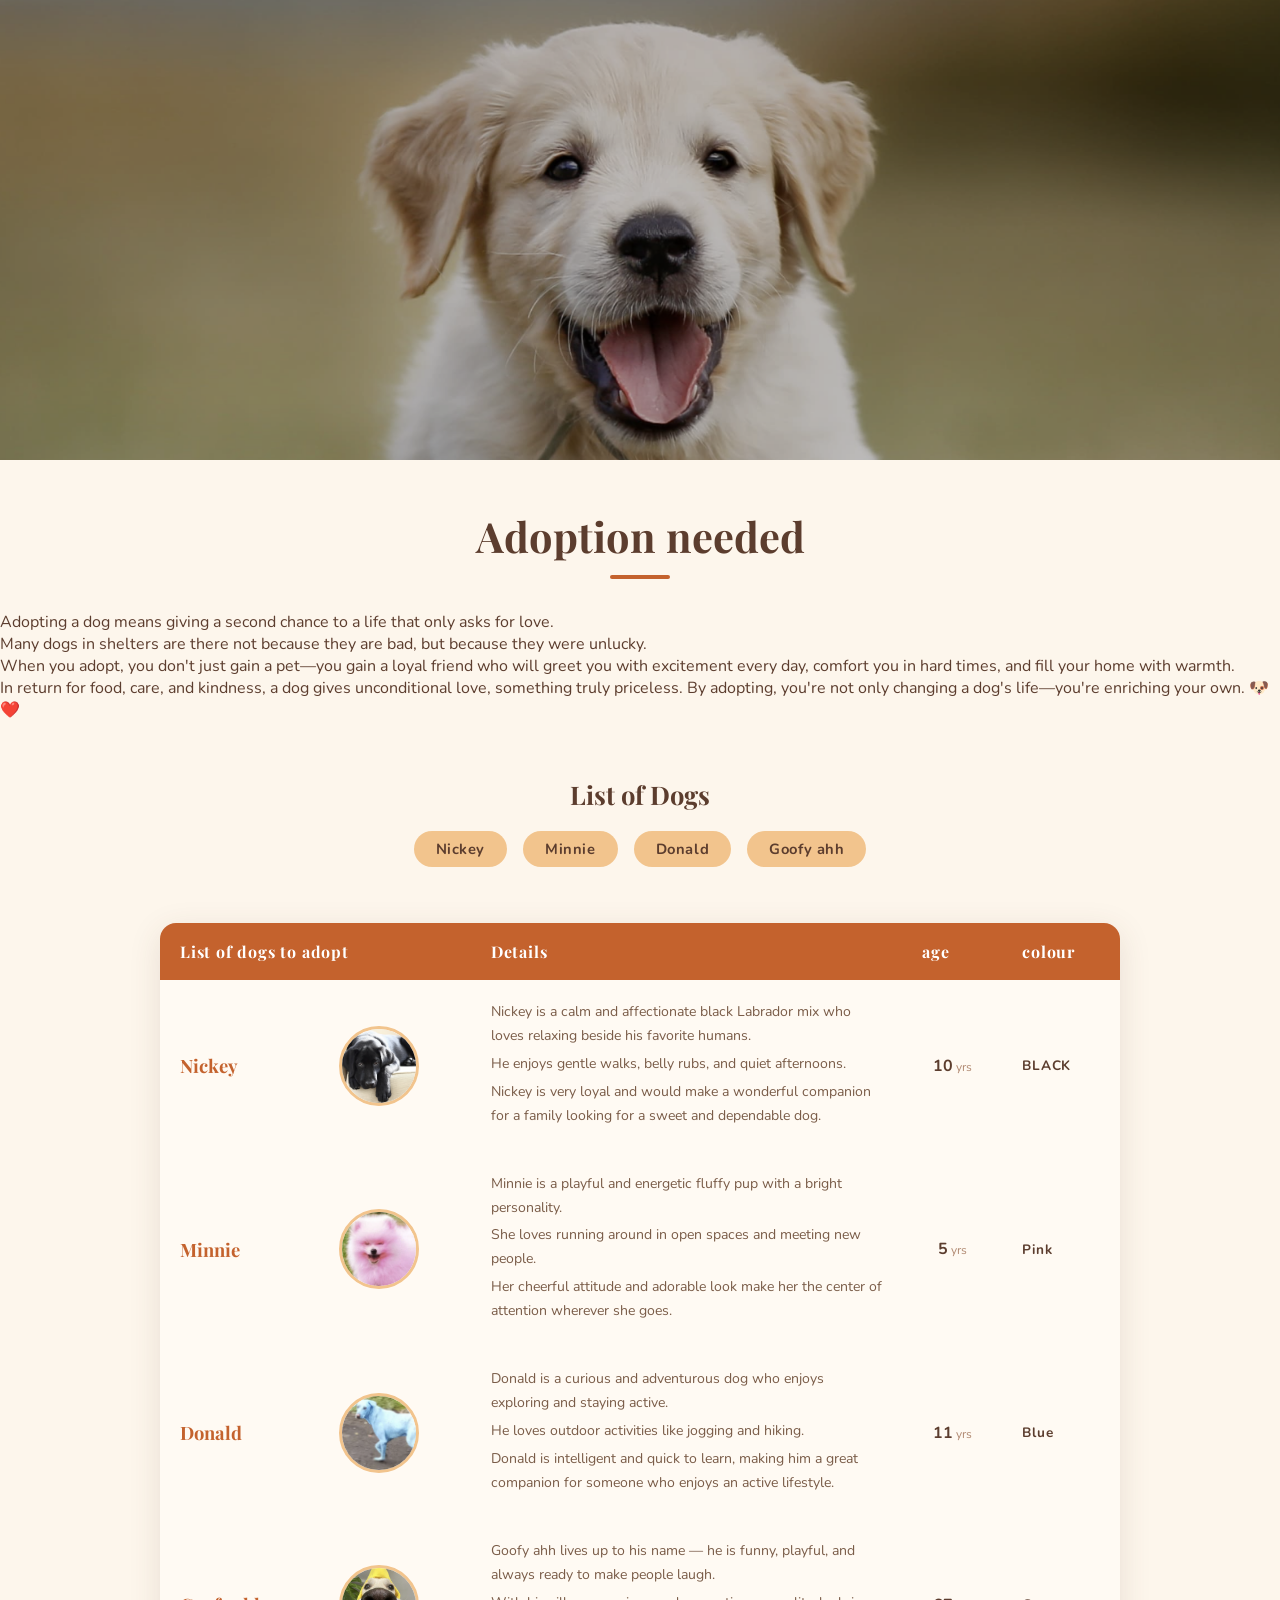
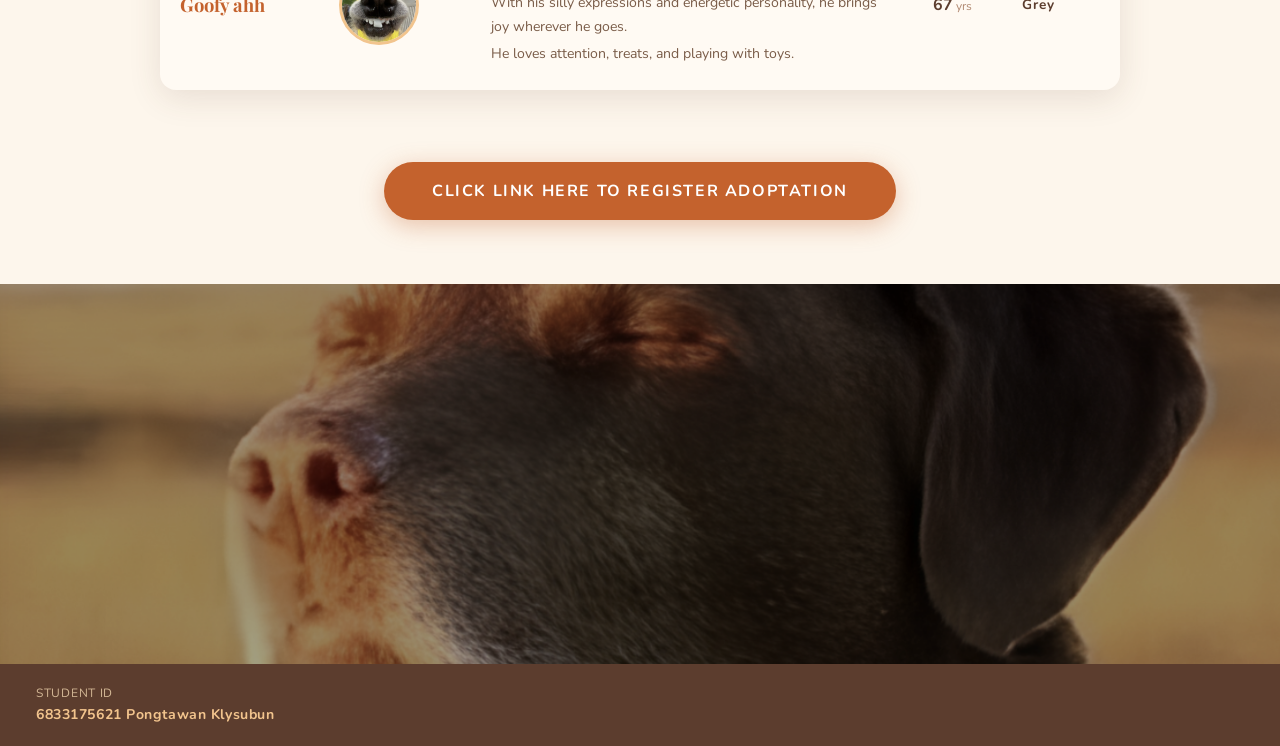
<file: index.html>
<!DOCTYPE html>
<html lang="en">
  <head>
    <title>Lets adopt an orphan dog!</title>
    <link href="https://fonts.googleapis.com/css2?family=Playfair+Display:wght@700;900&family=Nunito:wght@400;600;700&display=swap" rel="stylesheet">
    <link rel="stylesheet" href="index.css">
  </head>
  <body>

    <img id="hero-image" src="image/01.png" width="1420">

    <h1 id="main-heading">Adoption needed</h1>

    <p id="intro-paragraph">
      <div>Adopting a dog means giving a second chance to a life that only asks for love.</div>
      <div>Many dogs in shelters are there not because they are bad, but because they were unlucky.</div>
      <div>When you adopt, you don't just gain a pet—you gain a loyal friend who will greet you with excitement every day, comfort you in hard times, and fill your home with warmth.</div>
      <div>In return for food, care, and kindness, a dog gives unconditional love, something truly priceless. By adopting, you're not only changing a dog's life—you're enriching your own. 🐶❤️</div>
    </p>

    <h3 id="list-heading">List of Dogs</h3>

    <ul id="dog-list">
      <li>Nickey</li>
      <li>Minnie</li>
      <li>Donald</li>
      <li>Goofy ahh</li>
    </ul>

    <table id="dog-table">
      <tr>
        <th colspan="2">List of dogs to adopt</th>
        <th>Details</th>
        <th>age</th>
        <th>colour</th>
      </tr>
      <tr>
        <th>Nickey</th>
        <th><img src="image/02.png" width="80"></th>
        <th>
          <div>Nickey is a calm and affectionate black Labrador mix who loves relaxing beside his favorite humans.</div>
          <div>He enjoys gentle walks, belly rubs, and quiet afternoons.</div>
          <div>Nickey is very loyal and would make a wonderful companion for a family looking for a sweet and dependable dog.</div>
        </th>
        <th>10</th>
        <th>BLACK</th>
      </tr>
      <tr>
        <th>Minnie</th>
        <th><img src="image/03.png" width="80"></th>
        <th>
          <div>Minnie is a playful and energetic fluffy pup with a bright personality.</div>
          <div>She loves running around in open spaces and meeting new people.</div>
          <div>Her cheerful attitude and adorable look make her the center of attention wherever she goes.</div>
        </th>
        <th>5</th>
        <th>pink</th>
      </tr>
      <tr>
        <th>Donald</th>
        <th><img src="image/04.png" width="80"></th>
        <th>
          <div>Donald is a curious and adventurous dog who enjoys exploring and staying active.</div>
          <div>He loves outdoor activities like jogging and hiking.</div>
          <div>Donald is intelligent and quick to learn, making him a great companion for someone who enjoys an active lifestyle.</div>
        </th>
        <th>11</th>
        <th>blue</th>
      </tr>
      <tr>
        <th>Goofy ahh</th>
        <th><img src="image/05.png" width="80"></th>
        <th>
          <div>Goofy ahh lives up to his name — he is funny, playful, and always ready to make people laugh.</div>
          <div>With his silly expressions and energetic personality, he brings joy wherever he goes.</div>
          <div>He loves attention, treats, and playing with toys.</div>
        </th>
        <th>67</th>
        <th>grey</th>
      </tr>
    </table>

    <a id="adopt-link" href="adoptme.html">CLICK LINK HERE TO REGISTER ADOPTATION</a>

    <img id="footer-image" src="image/06.png" width="1420">

    <div id="footer-bar">
      <div id="student-info">
        <span>Student ID</span>
        6833175621 Pongtawan Klysubun
      </div>
     
    </div>

  </body>
</html>
</file>
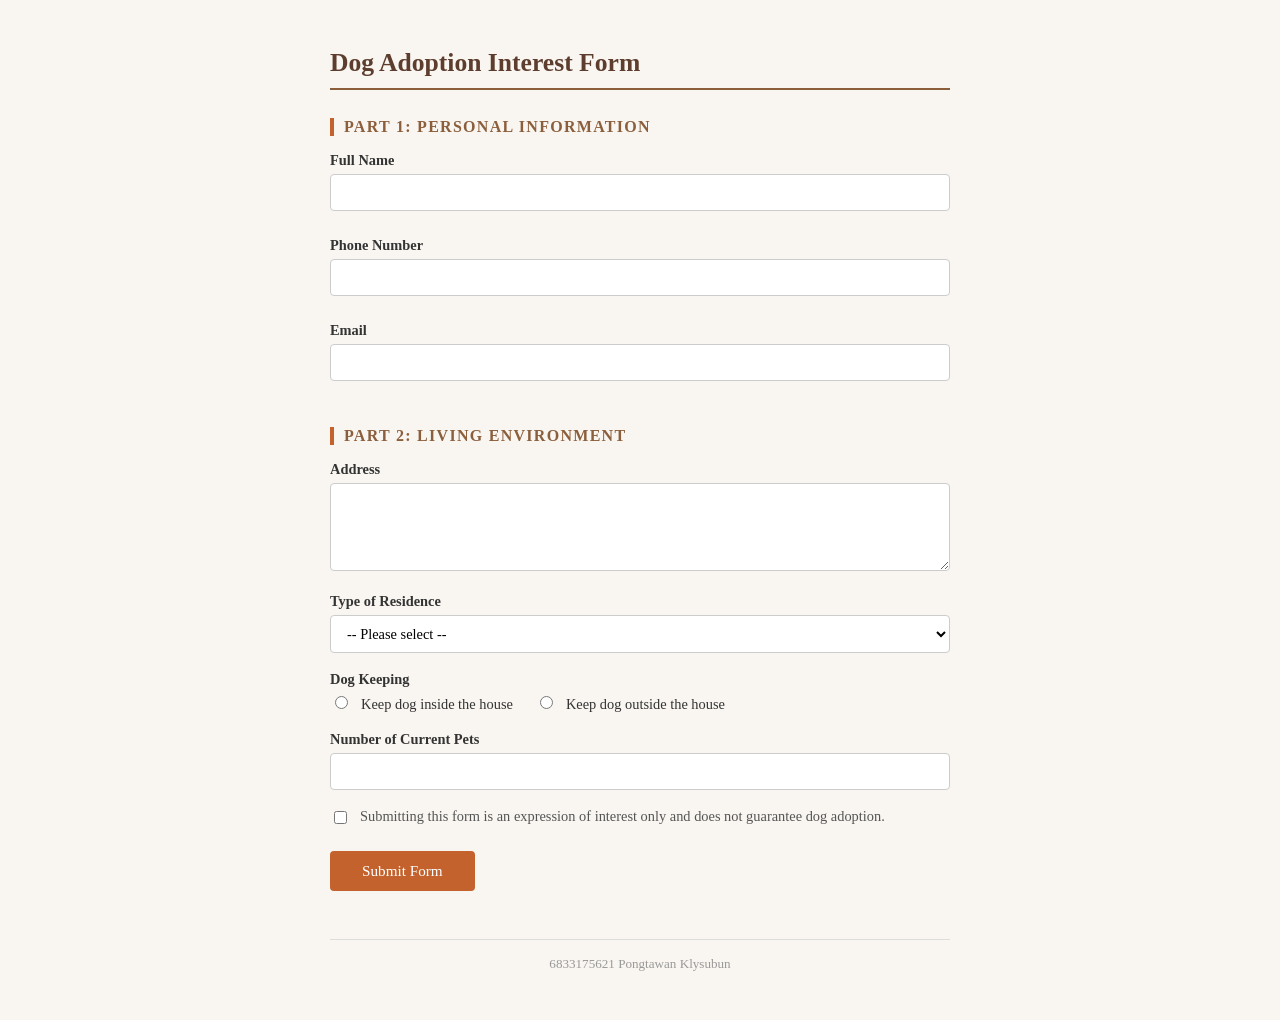
<file: adoptme.html>
<!DOCTYPE html>
<html lang="en">
  <head>
    <title>Dog Adoption Interest Form</title>
    <link rel="stylesheet" href="adoptme.css">
  </head>
  <body>

    <h1>Dog Adoption Interest Form</h1>
    <form name="adoption" action="" method="post" onsubmit="return validateForm()">
      <h3>Part 1: Personal Information</h3>

      <label for="full-name">Full Name</label>
      <input type="text" id="full-name" name="full-name">
      <span id="fn-error" class="error-msg"></span>      <!-- ← added -->

      <label for="phone">Phone Number</label>
      <input type="tel" id="phone" name="phone">
      <span id="tel-error" class="error-msg"></span>     <!-- ← added -->

      <label for="email">Email</label>
      <input type="email" id="email" name="email">

      <h3>Part 2: Living Environment</h3>

      <label for="address">Address</label>
      <textarea id="address" name="address" rows="4"></textarea>

      <label for="housing-type">Type of Residence</label>
      <select id="housing-type" name="housing-type">
          <option value="" disabled selected>-- Please select --</option>
          <option value="garden-house">Garden House</option>
          <option value="single-house">Single House</option>
          <option value="townhome">Townhome</option>
          <option value="condo">Condominium / Dormitory</option>
      </select>

      <label>Dog Keeping</label>
      <div class="radio-group">
          <input type="radio" id="indoor" name="dog-location" value="indoor">
          <label for="indoor">Keep dog inside the house</label>
          <input type="radio" id="outdoor" name="dog-location" value="outdoor">
          <label for="outdoor">Keep dog outside the house</label>
      </div>

      <label for="pet-count">Number of Current Pets</label>
      <input type="number" id="pet-count" name="pet-count" min="0">

      <div class="checkbox-group">
          <input type="checkbox" id="consent" name="consent">
          <label for="consent">Submitting this form is an expression of interest only and does not guarantee dog adoption.</label>
      </div>

      <input type="submit" value="Submit Form">
  </form>

    <p class="footer-credit">6833175621 Pongtawan Klysubun</p>
    <script src = "adoptme.js"></script>
  </body>
</html>
</file>
<file: index.css>
:root {
        --cream: #FDF6EC;
        --brown: #5C3D2E;
        --terracotta: #C4622D;
        --amber: #E8973A;
        --sage: #7A9E7E;
        --paw: #F2C48D;
      }

      * { box-sizing: border-box; margin: 0; padding: 0; }

      body {
        background-color: var(--cream);
        font-family: 'Nunito', sans-serif;
        color: var(--brown);
      }

      #hero-image {
        width: 100%;
        height: 460px;
        object-fit: cover;
        display: block;
        filter: brightness(0.75) saturate(0.9);
      }

      #main-heading {
        font-family: 'Playfair Display', serif;
        font-size: 2.6rem;
        text-align: center;
        margin: 48px auto 0;
        color: var(--brown);
        position: relative;
      }
      #main-heading::after {
        content: '';
        display: block;
        width: 60px;
        height: 4px;
        background: var(--terracotta);
        border-radius: 2px;
        margin: 12px auto 0;
      }

      #intro-paragraph {
        max-width: 740px;
        margin: 32px auto 0;
        padding: 0 24px;
        line-height: 1.85;
        font-size: 1.05rem;
        color: #6B4C38;
        text-align: center;
      }
      #intro-paragraph div { margin-bottom: 10px; }

      #list-heading {
        font-family: 'Playfair Display', serif;
        font-size: 1.6rem;
        text-align: center;
        margin: 56px auto 20px;
        color: var(--brown);
      }

      #dog-list {
        list-style: none;
        display: flex;
        justify-content: center;
        gap: 16px;
        flex-wrap: wrap;
        padding: 0 24px;
        margin-bottom: 56px;
      }
      #dog-list li {
        background: var(--paw);
        color: var(--brown);
        font-weight: 700;
        padding: 8px 22px;
        border-radius: 50px;
        font-size: 0.92rem;
        letter-spacing: 0.04em;
      }

      #dog-table {
        width: 90%;
        max-width: 960px;
        margin: 0 auto 72px;
        border-collapse: separate;
        border-spacing: 0;
        border-radius: 16px;
        overflow: hidden;
        box-shadow: 0 8px 32px rgba(92,61,46,0.13);
        background: #FFFAF3;
      }

      #dog-table tr:first-child th {
        background: var(--terracotta);
        color: #fff;
        font-family: 'Playfair Display', serif;
        font-size: 1rem;
        font-weight: 700;
        padding: 18px 20px;
        text-align: left;
        letter-spacing: 0.05em;
      }

      #dog-table tr:not(:first-child) {
        border-bottom: 1px solid #EDE0CF;
        transition: background 0.2s ease;
      }
      #dog-table tr:not(:first-child):hover {
        background: #FFF3E2;
      }
      #dog-table tr:not(:first-child) th {
        padding: 20px 20px;
        font-weight: 700;
        font-size: 1rem;
        vertical-align: middle;
        text-align: left;
        color: var(--brown);
        border: none;
      }

      #dog-table tr:not(:first-child) th:nth-child(1) {
        font-family: 'Playfair Display', serif;
        font-size: 1.15rem;
        color: var(--terracotta);
        min-width: 100px;
      }

      #dog-table tr:not(:first-child) th:nth-child(2) img {
        width: 80px;
        height: 80px;
        object-fit: cover;
        border-radius: 50%;
        border: 3px solid var(--paw);
        display: block;
      }

      #dog-table tr:not(:first-child) th:nth-child(3) {
        font-weight: 400;
        font-size: 0.88rem;
        line-height: 1.7;
        color: #7A5C48;
        max-width: 340px;
      }
      #dog-table tr:not(:first-child) th:nth-child(3) div {
        margin-bottom: 4px;
      }

      #dog-table tr:not(:first-child) th:nth-child(4) {
        text-align: center;
      }
      #dog-table tr:not(:first-child) th:nth-child(4)::after {
        content: ' yrs';
        font-size: 0.75rem;
        font-weight: 400;
        color: #B08870;
      }

      #dog-table tr:not(:first-child) th:nth-child(5) {
        text-transform: capitalize;
        font-weight: 700;
        font-size: 0.85rem;
        letter-spacing: 0.06em;
      }

      #adopt-link {
        display: block;
        width: fit-content;
        margin: 0 auto 64px;
        background: var(--terracotta);
        color: #fff;
        text-decoration: none;
        font-family: 'Nunito', sans-serif;
        font-weight: 700;
        font-size: 1rem;
        letter-spacing: 0.1em;
        text-transform: uppercase;
        padding: 18px 48px;
        border-radius: 50px;
        box-shadow: 0 6px 24px rgba(196,98,45,0.35);
        transition: background 0.2s ease, transform 0.2s ease;
      }
      #adopt-link:hover {
        background: var(--amber);
        transform: scale(1.05);
      }

      #footer-image {
        width: 100%;
        max-height: 380px;
        object-fit: cover;
        display: block;
        filter: brightness(0.65) saturate(0.85);
      }

      /* ── FOOTER BAR ── */
      #footer-bar {
        display: flex;
        align-items: center;
        justify-content: space-between;
        padding: 20px 36px;
        background: var(--brown);
        color: var(--paw);
        flex-wrap: wrap;
        gap: 12px;
      }

      #student-info {
        font-size: 0.88rem;
        font-weight: 700;
        letter-spacing: 0.04em;
        color: var(--paw);
        line-height: 1.6;
      }

      #student-info span {
        display: block;
        font-size: 0.75rem;
        font-weight: 400;
        color: #D4B896;
        letter-spacing: 0.06em;
        text-transform: uppercase;
      }
</file>
<file: adoptme.css>
body {
      font-family: Georgia, serif;
      background-color: #f9f6f1;
      color: #333;
      max-width: 620px;
      margin: 48px auto;
      padding: 0 24px;
    }

    h1 {
      font-size: 1.6rem;
      border-bottom: 2px solid #8B5E3C;
      padding-bottom: 10px;
      margin-bottom: 28px;
      color: #5C3D2E;
    }

    h3 {
      font-size: 1rem;
      text-transform: uppercase;
      letter-spacing: 0.08em;
      color: #8B5E3C;
      margin: 28px 0 16px;
      border-left: 4px solid #C4622D;
      padding-left: 10px;
    }

    label {
      font-size: 0.9rem;
      font-weight: bold;
      display: block;
      margin-bottom: 5px;
    }

    input[type="text"],
    input[type="tel"],
    input[type="email"],
    input[type="number"],
    textarea,
    select {
      width: 100%;
      padding: 9px 12px;
      margin-bottom: 18px;
      border: 1px solid #ccc;
      border-radius: 4px;
      font-family: Georgia, serif;
      font-size: 0.9rem;
      background: #fff;
      box-sizing: border-box;
    }

    input:focus,
    textarea:focus,
    select:focus {
      outline: none;
      border-color: #C4622D;
    }

    textarea { resize: vertical; }

    /* Radio buttons */
    .radio-group { margin-bottom: 18px; }
    .radio-group label {
      display: inline;
      font-weight: normal;
      margin-left: 6px;
      margin-right: 18px;
    }
    .radio-group input[type="radio"] { width: auto; }

    /* Checkbox */
    .checkbox-group {
      display: flex;
      align-items: flex-start;
      gap: 10px;
      margin-bottom: 24px;
      font-size: 0.88rem;
      color: #555;
    }
    .checkbox-group input[type="checkbox"] {
      width: auto;
      margin-top: 3px;
      flex-shrink: 0;
    }
    .checkbox-group label {
      font-weight: normal;
      margin: 0;
    }

    input[type="submit"] {
      background-color: #C4622D;
      color: #fff;
      border: none;
      padding: 11px 32px;
      font-family: Georgia, serif;
      font-size: 0.95rem;
      border-radius: 4px;
      cursor: pointer;
    }
    input[type="submit"]:hover {
      background-color: #a84e22;
    }

    .footer-credit {
      text-align: center;
      margin-top: 48px;
      padding-top: 16px;
      border-top: 1px solid #ddd;
      font-size: 0.82rem;
      color: #999;
    }
    .error {
    border: 1px solid red;
    background-color: #fff0f0;
    }

    .error-msg {
        color: red;
        font-size: 13px;
        display: block;
        margin-bottom: 8px;
    }
</file>
